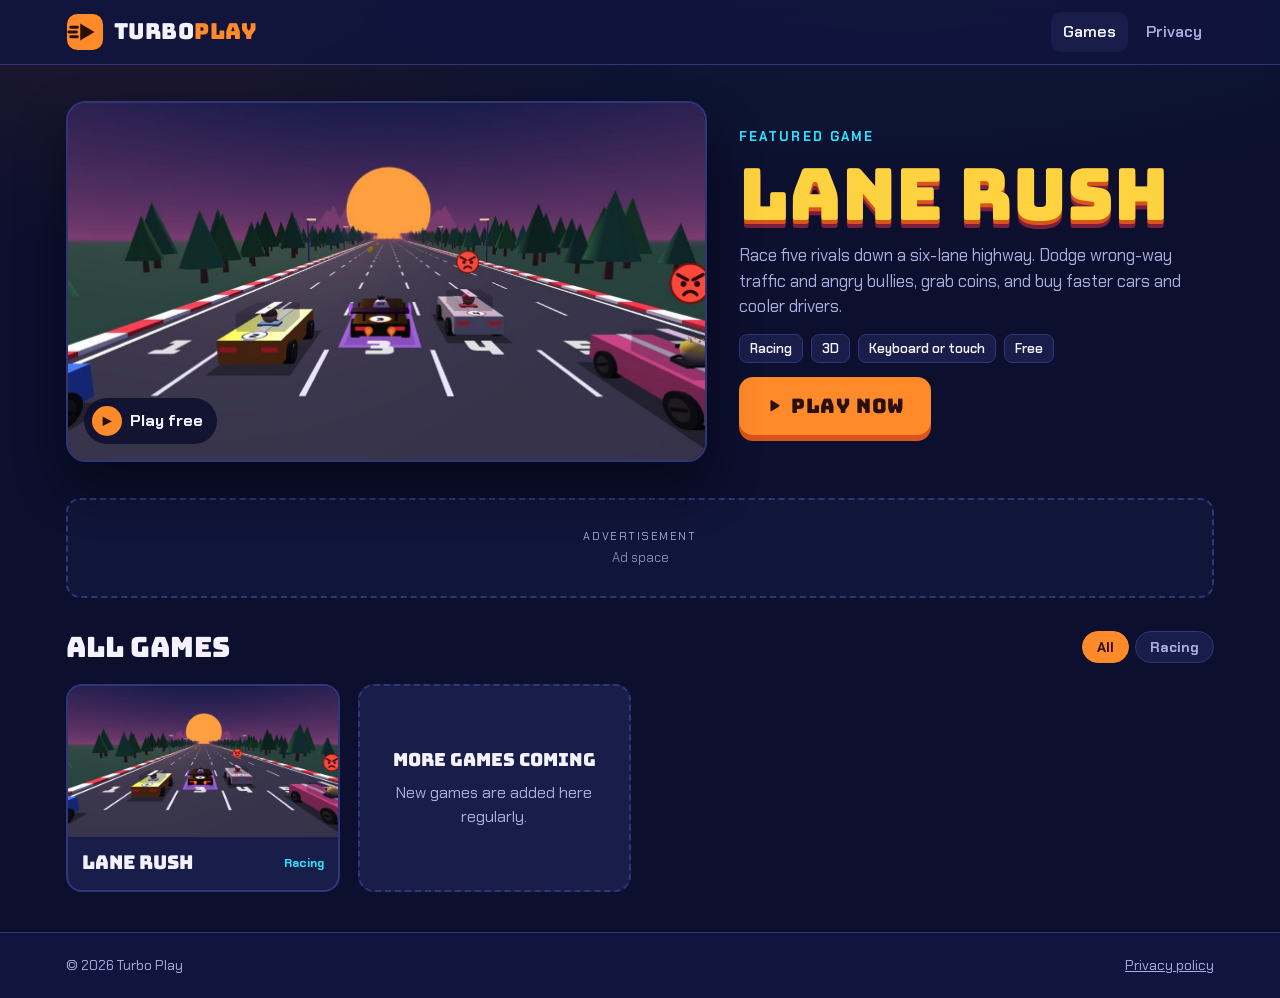
<file: index.html>
<!doctype html><html><head><meta charset=utf8><meta name=viewport content="width=device-width,initial-scale=1,viewport-fit=cover"><style>:root{color-scheme:light;box-sizing:border-box;padding-top:env(safe-area-inset-top,0px);padding-bottom:env(safe-area-inset-bottom,0px)}html{scroll-padding-top:env(safe-area-inset-top,0px)}body{margin:0;padding:0;font:14px -apple-system,BlinkMacSystemFont,sans-serif;background:#fff;color:#000}img{max-width:100%}[hidden]:not([hidden=until-found i]){display:none!important}</style></head><body>
<title>Turbo Play (Copy)</title>
<meta name="claude:viewport-fit-sides" content="cover">
<meta name="description" content="Free browser games. Play racing and arcade games instantly, no download needed.">
<link rel="preconnect" href="https://fonts.googleapis.com">
<link rel="stylesheet" href="https://fonts.googleapis.com/css2?family=Bungee&family=Chakra+Petch:wght@400;600;700&display=swap">
<link rel="stylesheet" href="style.css">

<header class="top">
  <div class="wrap bar">
    <a class="logo" href="index.html" aria-label="Turbo Play home">
      <svg viewBox="0 0 40 40" aria-hidden="true"><rect x="1" y="1" width="38" height="38" rx="11" fill="#ff8a2a"/><path d="M15 11 L30 20 L15 29 Z" fill="#2a0f10"/><path d="M5 15h7M3 20h8M5 25h7" stroke="#2a0f10" stroke-width="3" stroke-linecap="round"/></svg>
      <span>TURBO<b>PLAY</b></span>
    </a>
    <nav><a href="index.html" aria-current="page">Games</a><a href="privacy.html">Privacy</a></nav>
  </div>
</header>

<main class="wrap">
  <section class="hero" id="hero">
    <a class="hero-art" href="play.html#lane-rush"><img src="games/lane-rush/thumb.jpg" alt="Lane Rush race cars on a highway at sunset" width="1280" height="720"><span class="playbadge"><i>▶</i>Play free</span></a>
    <div class="hero-copy">
      <span class="eyebrow">Featured game</span>
      <h1>Lane Rush</h1>
      <p>Race five rivals down a six-lane highway. Dodge wrong-way traffic and angry bullies, grab coins, and buy faster cars and cooler drivers.</p>
      <ul class="facts"><li>Racing</li><li>3D</li><li>Keyboard or touch</li><li>Free</li></ul>
      <a class="btn" href="play.html#lane-rush">▶ Play now</a>
    </div>
  </section>

  <div class="ad ad-banner" data-ad-slot="home-banner"><small>Advertisement</small><span>Ad space</span></div>

  <section id="games" aria-labelledby="gamesTitle">
    <div class="sec-head">
      <h2 id="gamesTitle">All games</h2>
      <div class="chips" id="chips" role="group" aria-label="Filter by type"></div>
    </div>
    <div class="grid" id="grid"></div>
  </section>
</main>

<footer><div class="wrap"><span>© 2026 Turbo Play</span><span><a href="privacy.html">Privacy policy</a></span></div></footer>

<script src="games.js"></script>
<script>
(function(){
  var games = window.TURBO_GAMES || [];
  var feat = games.filter(function(g){return g.featured;}).slice(-1)[0] || games[games.length-1];
  if (feat) {
    var h = document.getElementById('hero');
    h.querySelectorAll('a[href^="play.html"]').forEach(function(a){a.href='play.html#'+feat.id;});
    h.querySelector('img').src = feat.thumb; h.querySelector('img').alt = feat.title + ' screenshot';
    h.querySelector('h1').textContent = feat.title; h.querySelector('p').textContent = feat.blurb;
  }
  var tags = ['All'].concat(games.map(function(g){return g.tag;}).filter(function(t,i,a){return a.indexOf(t)===i;}));
  var cur = 'All', chips = document.getElementById('chips'), grid = document.getElementById('grid');
  function draw(){
    chips.innerHTML = tags.map(function(t){return '<button class="chip" aria-pressed="'+(t===cur)+'">'+t+'</button>';}).join('');
    chips.querySelectorAll('.chip').forEach(function(b){b.onclick=function(){cur=b.textContent;draw();};});
    var list = games.slice().reverse().filter(function(g){return cur==='All'||g.tag===cur;});
    grid.innerHTML = list.map(TP.card).join('') + TP.soon();
  }
  draw();
})();
</script>

</body></html>
</file>
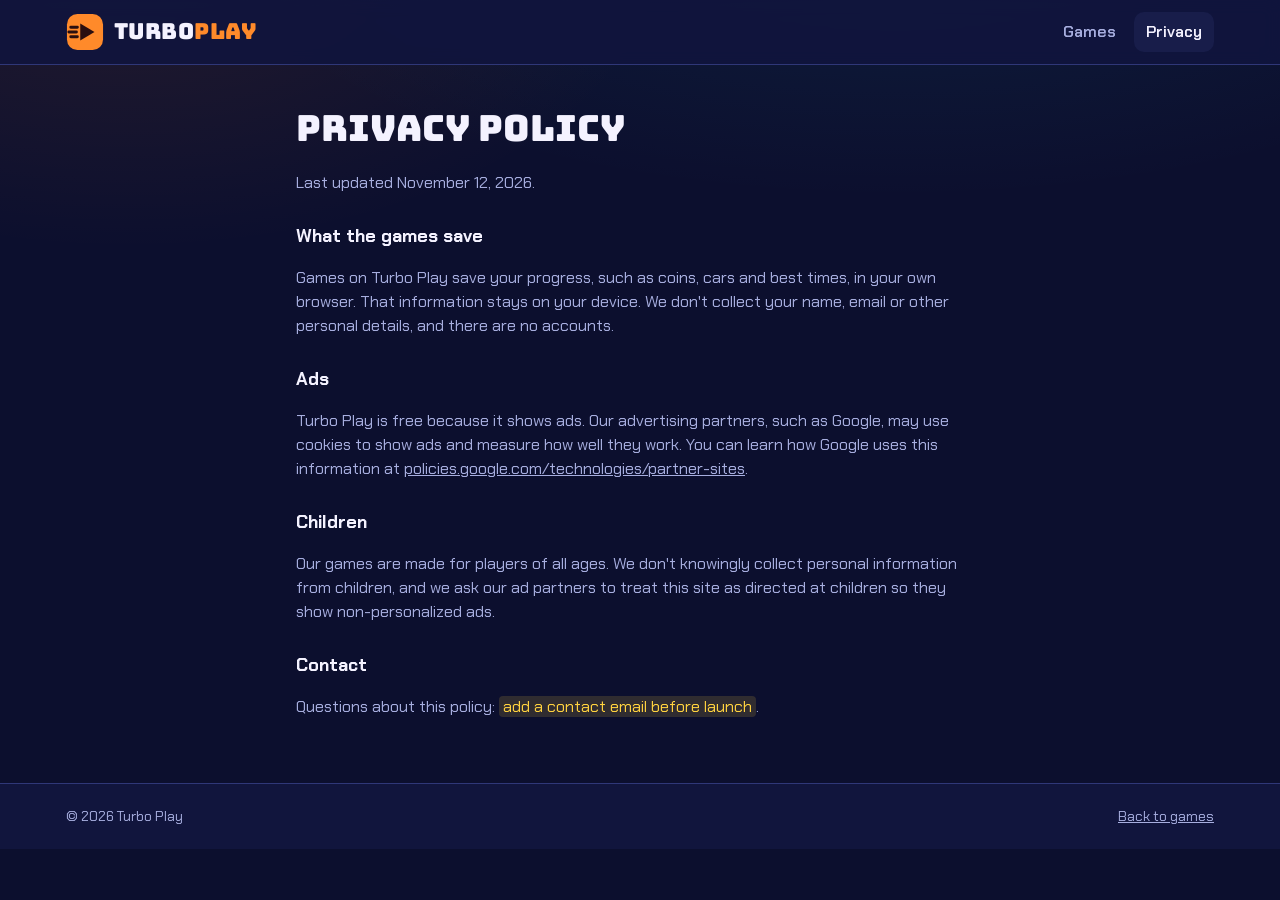
<file: privacy.html>
<!doctype html>
<html lang="en">
<head>
<meta charset="utf-8">
<meta name="viewport" content="width=device-width,initial-scale=1,viewport-fit=cover">
<title>Privacy · Turbo Play</title>
<link rel="preconnect" href="https://fonts.googleapis.com">
<link rel="stylesheet" href="https://fonts.googleapis.com/css2?family=Bungee&family=Chakra+Petch:wght@400;600;700&display=swap">
<link rel="stylesheet" href="style.css">
</head>
<body>
<header class="top">
  <div class="wrap bar">
    <a class="logo" href="index.html" aria-label="Turbo Play home">
      <svg viewBox="0 0 40 40" aria-hidden="true"><rect x="1" y="1" width="38" height="38" rx="11" fill="#ff8a2a"/><path d="M15 11 L30 20 L15 29 Z" fill="#2a0f10"/><path d="M5 15h7M3 20h8M5 25h7" stroke="#2a0f10" stroke-width="3" stroke-linecap="round"/></svg>
      <span>TURBO<b>PLAY</b></span>
    </a>
    <nav><a href="index.html">Games</a><a href="privacy.html" aria-current="page">Privacy</a></nav>
  </div>
</header>
<main class="wrap prose">
  <h1>Privacy policy</h1>
  <p>Last updated November 12, 2026.</p>
  <h2>What the games save</h2>
  <p>Games on Turbo Play save your progress, such as coins, cars and best times, in your own browser. That information stays on your device. We don't collect your name, email or other personal details, and there are no accounts.</p>
  <h2>Ads</h2>
  <p>Turbo Play is free because it shows ads. Our advertising partners, such as Google, may use cookies to show ads and measure how well they work. You can learn how Google uses this information at <a href="https://policies.google.com/technologies/partner-sites" rel="noopener">policies.google.com/technologies/partner-sites</a>.</p>
  <h2>Children</h2>
  <p>Our games are made for players of all ages. We don't knowingly collect personal information from children, and we ask our ad partners to treat this site as directed at children so they show non-personalized ads.</p>
  <h2>Contact</h2>
  <p>Questions about this policy: <span class="todo">add a contact email before launch</span>.</p>
</main>
<footer><div class="wrap"><span>© 2026 Turbo Play</span><span><a href="index.html">Back to games</a></span></div></footer>
</body>
</html>
</file>
<file: style.css>
/* Turbo Play: one dark arcade look on every page. Layout: sticky top bar, centered 1180px column, card grid of games. */
:root{
  --bg:#0c0f2e; --bg-2:#11153d; --panel:#181d4a; --panel-2:#212868; --line:#2f3778;
  --text:#f4f2ff; --muted:#a7aedf; --accent:#ff8a2a; --accent-deep:#d9541a; --cyan:#2be3ff; --gold:#ffd23f; --good:#5be3a0;
  --display:'Bungee', Impact, 'Arial Black', sans-serif;
  --body:'Chakra Petch', system-ui, -apple-system, 'Segoe UI', sans-serif;
  color-scheme:dark;
}
*{box-sizing:border-box}
html{background:var(--bg)}
body{margin:0;background:radial-gradient(1200px 500px at 70% -100px,rgba(43,227,255,.08),transparent 60%),radial-gradient(900px 500px at 10% -50px,rgba(255,138,42,.10),transparent 60%),var(--bg);color:var(--text);font-family:var(--body);font-size:16px;line-height:1.5;min-height:100vh}
a{color:inherit}
img{max-width:100%;display:block}
:focus-visible{outline:3px solid var(--gold);outline-offset:3px}
.wrap{max-width:1180px;margin:0 auto;padding-left:max(16px,env(safe-area-inset-left,0px));padding-right:max(16px,env(safe-area-inset-right,0px))}

/* top bar */
body::before{content:"";position:fixed;inset:0 0 auto;height:env(safe-area-inset-top,0px);z-index:10;background:var(--bg-2)}
.top{position:sticky;top:env(safe-area-inset-top,0px);z-index:9;background:rgba(17,21,61,.92);backdrop-filter:blur(8px);border-bottom:1px solid var(--line)}
.bar{display:flex;align-items:center;justify-content:space-between;gap:16px;height:64px}
.logo{display:flex;align-items:center;gap:10px;text-decoration:none}
.logo svg{width:38px;height:38px;flex:none}
.logo span{font-family:var(--display);font-size:22px;letter-spacing:.02em;line-height:1}
.logo span b{font-weight:400;color:var(--accent)}
nav{display:flex;gap:6px}
nav a{text-decoration:none;font-weight:600;color:var(--muted);padding:8px 12px;border-radius:10px}
nav a:hover,nav a[aria-current="page"]{color:var(--text);background:var(--panel)}

/* buttons */
.btn{display:inline-flex;align-items:center;justify-content:center;gap:10px;font-family:var(--display);font-size:20px;letter-spacing:.03em;text-decoration:none;border:none;cursor:pointer;
  color:#2a0f10;background:var(--accent);border-radius:14px;padding:14px 26px;box-shadow:0 6px 0 var(--accent-deep);transition:transform .08s}
.btn:active{transform:translateY(4px);box-shadow:0 2px 0 var(--accent-deep)}
.btn.ghost{color:var(--text);background:var(--panel-2);box-shadow:0 6px 0 #0a0d2a,inset 0 0 0 2px var(--line)}
.btn.small{font-size:15px;padding:9px 16px;border-radius:10px;box-shadow:0 4px 0 var(--accent-deep)}
.btn.ghost.small{box-shadow:0 4px 0 #0a0d2a,inset 0 0 0 2px var(--line)}
.btn svg{width:1em;height:1em}

/* hero */
.hero{display:grid;grid-template-columns:1.35fr 1fr;gap:32px;align-items:center;padding-block:36px 28px}
.hero-art{position:relative;border-radius:20px;overflow:hidden;border:2px solid var(--line);box-shadow:0 24px 50px rgba(0,0,0,.45);aspect-ratio:16/9;max-width:100%}
.hero-art img{width:100%;height:100%;object-fit:cover;transition:transform .4s}
.hero-art:hover img{transform:scale(1.03)}
.hero-art .playbadge{position:absolute;left:16px;bottom:16px;display:flex;align-items:center;gap:8px;background:rgba(12,15,46,.85);border-radius:999px;padding:8px 14px 8px 8px;font-weight:700}
.playbadge i{display:grid;place-items:center;width:30px;height:30px;border-radius:50%;background:var(--accent);color:#2a0f10;font-style:normal}
.hero-copy{display:flex;flex-direction:column;gap:14px;align-items:flex-start;min-width:0}
.eyebrow{font-size:13px;font-weight:700;letter-spacing:.16em;text-transform:uppercase;color:var(--cyan)}
.hero h1{margin:0;font-family:var(--display);font-weight:400;font-size:clamp(44px,6vw,72px);line-height:.95;color:var(--gold);text-shadow:0 4px 0 var(--accent-deep),0 8px 0 #7a1f3d;text-wrap:balance}
.hero p{margin:0;color:var(--muted);font-size:17px;max-width:46ch}
.facts{list-style:none;margin:0;padding:0;display:flex;gap:8px;flex-wrap:wrap}
.facts li{font-size:13px;font-weight:600;color:var(--text);background:var(--panel);border:1px solid var(--line);border-radius:8px;padding:4px 10px}

/* ad spaces: the live site puts the ad network's code inside these */
.ad{display:flex;flex-direction:column;align-items:center;justify-content:center;gap:4px;border:2px dashed var(--line);border-radius:14px;color:var(--muted);background:rgba(24,29,74,.45);text-align:center;padding:12px;max-width:100%}
.ad small{font-size:11px;letter-spacing:.14em;text-transform:uppercase}
.ad span{font-size:13px;opacity:.75}
.ad-banner{min-height:100px;margin-block:8px 28px}
.ad-box{width:300px;min-height:250px}

/* sections + grid */
.sec-head{display:flex;align-items:center;justify-content:space-between;gap:12px;flex-wrap:wrap;margin-bottom:16px}
.sec-head h2{margin:0;font-family:var(--display);font-weight:400;font-size:28px}
.chips{display:flex;gap:6px;flex-wrap:wrap}
.chip{font-family:var(--body);font-weight:700;font-size:14px;color:var(--muted);background:var(--panel);border:1px solid var(--line);border-radius:999px;padding:6px 14px;cursor:pointer}
.chip[aria-pressed="true"]{background:var(--accent);border-color:var(--accent);color:#2a0f10}
.grid{display:grid;grid-template-columns:repeat(auto-fill,minmax(230px,1fr));gap:18px;padding-bottom:40px}
.card{display:flex;flex-direction:column;text-decoration:none;background:var(--panel);border:2px solid var(--line);border-radius:16px;overflow:hidden;transition:transform .12s,border-color .12s}
.card:hover{transform:translateY(-4px);border-color:var(--accent)}
.card .thumb{position:relative;aspect-ratio:16/9;background:var(--bg-2)}
.card .thumb img{width:100%;height:100%;object-fit:cover}
.badge{position:absolute;top:10px;left:10px;font-size:11px;font-weight:700;letter-spacing:.12em;background:var(--good);color:#06301c;border-radius:6px;padding:2px 8px}
.card .meta{display:flex;align-items:center;justify-content:space-between;gap:8px;padding:12px 14px}
.card h3{margin:0;font-family:var(--display);font-weight:400;font-size:19px}
.card .tag{font-size:12px;font-weight:700;color:var(--cyan)}
.card.soon{border-style:dashed;align-items:center;justify-content:center;text-align:center;padding:24px;gap:8px;color:var(--muted);min-height:200px}
.card.soon:hover{transform:none;border-color:var(--line)}
.card.soon b{font-family:var(--display);font-weight:400;font-size:18px;color:var(--text)}

/* play page */
.player{padding-block:20px 8px}
.stage{position:relative;width:100%;aspect-ratio:16/9;max-height:calc(100vh - 170px);margin:0 auto;border-radius:18px;overflow:hidden;border:2px solid var(--line);background:#000;box-shadow:0 24px 50px rgba(0,0,0,.45)}
.stage iframe{position:absolute;inset:0;width:100%;height:100%;border:0;display:block}
.stage:fullscreen{border:0;border-radius:0;max-height:none}
.toolbar{display:flex;align-items:center;justify-content:space-between;gap:12px;flex-wrap:wrap;margin-top:14px}
.toolbar h1{margin:0;font-family:var(--display);font-weight:400;font-size:clamp(24px,4vw,34px)}
.toolbar .actions{display:flex;gap:10px;flex-wrap:wrap}
.details{display:grid;grid-template-columns:1fr 300px;gap:28px;padding-block:22px 34px}
.details>div{min-width:0}
.details h2{margin:0 0 8px;font-size:15px;letter-spacing:.14em;text-transform:uppercase;color:var(--cyan)}
.details p{margin:0 0 18px;color:var(--muted);max-width:65ch}
.keys{list-style:none;margin:0;padding:0;display:grid;gap:8px}
.keys li{display:flex;align-items:center;gap:10px;color:var(--muted)}
.keys kbd{font-family:var(--body);font-weight:700;color:var(--text);background:var(--panel-2);border:1px solid var(--line);border-bottom-width:3px;border-radius:6px;padding:2px 9px;min-width:30px;text-align:center}
.hint{display:none;margin-top:10px;font-size:14px;color:var(--gold)}
@media (orientation:portrait) and (max-width:700px){.hint{display:block}}

/* text pages */
.prose{max-width:720px;padding-block:36px 48px}
.prose h1{font-family:var(--display);font-weight:400;font-size:36px;margin:0 0 6px}
.prose h2{font-size:18px;margin:28px 0 6px}
.prose p,.prose li{color:var(--muted)}
.todo{background:rgba(255,210,63,.15);color:var(--gold);border-radius:4px;padding:0 4px}

footer{border-top:1px solid var(--line);background:var(--bg-2)}
footer .wrap{display:flex;justify-content:space-between;gap:12px;flex-wrap:wrap;padding-block:22px calc(22px + env(safe-area-inset-bottom,0px));color:var(--muted);font-size:14px}
footer a{color:var(--muted)}

@media (max-width:860px){
  .hero{grid-template-columns:1fr;gap:20px;padding-block:22px}
  .details{grid-template-columns:1fr}
  .ad-box{width:100%;min-height:120px}
}
@media (max-width:480px){
  .logo span{font-size:18px}.logo svg{width:32px;height:32px}
  nav a{padding:6px 8px;font-size:14px}
  .btn{font-size:18px;padding:12px 20px}
}
@media (prefers-reduced-motion:reduce){.card,.hero-art img,.btn{transition:none}}

/* ---- phones & tablets ---- */
html{-webkit-text-size-adjust:100%;text-size-adjust:100%}
.stage{max-height:calc(100vh - 170px);max-height:calc(100dvh - 170px)}
.stage iframe{touch-action:manipulation}
@media (orientation:landscape) and (max-height:520px){
  .top{display:none}
  .stage{aspect-ratio:auto;height:100vh;height:100dvh;max-height:none;border-radius:0;border-width:0}
}
.fsExit{display:none;position:absolute;top:calc(6px + env(safe-area-inset-top,0px));left:50%;transform:translateX(-50%);z-index:2;padding:6px 12px;border:0;border-radius:999px;background:rgba(0,0,0,.55);color:#fff;font:600 13px/1 var(--body);opacity:.8}
.stage.fakefs{position:fixed;inset:0;z-index:1000;width:100vw;height:100vh;height:100dvh;max-height:none;aspect-ratio:auto;border:0;border-radius:0;margin:0}
.stage.fakefs .fsExit{display:block}
body.nofs{overflow:hidden}
</file>
